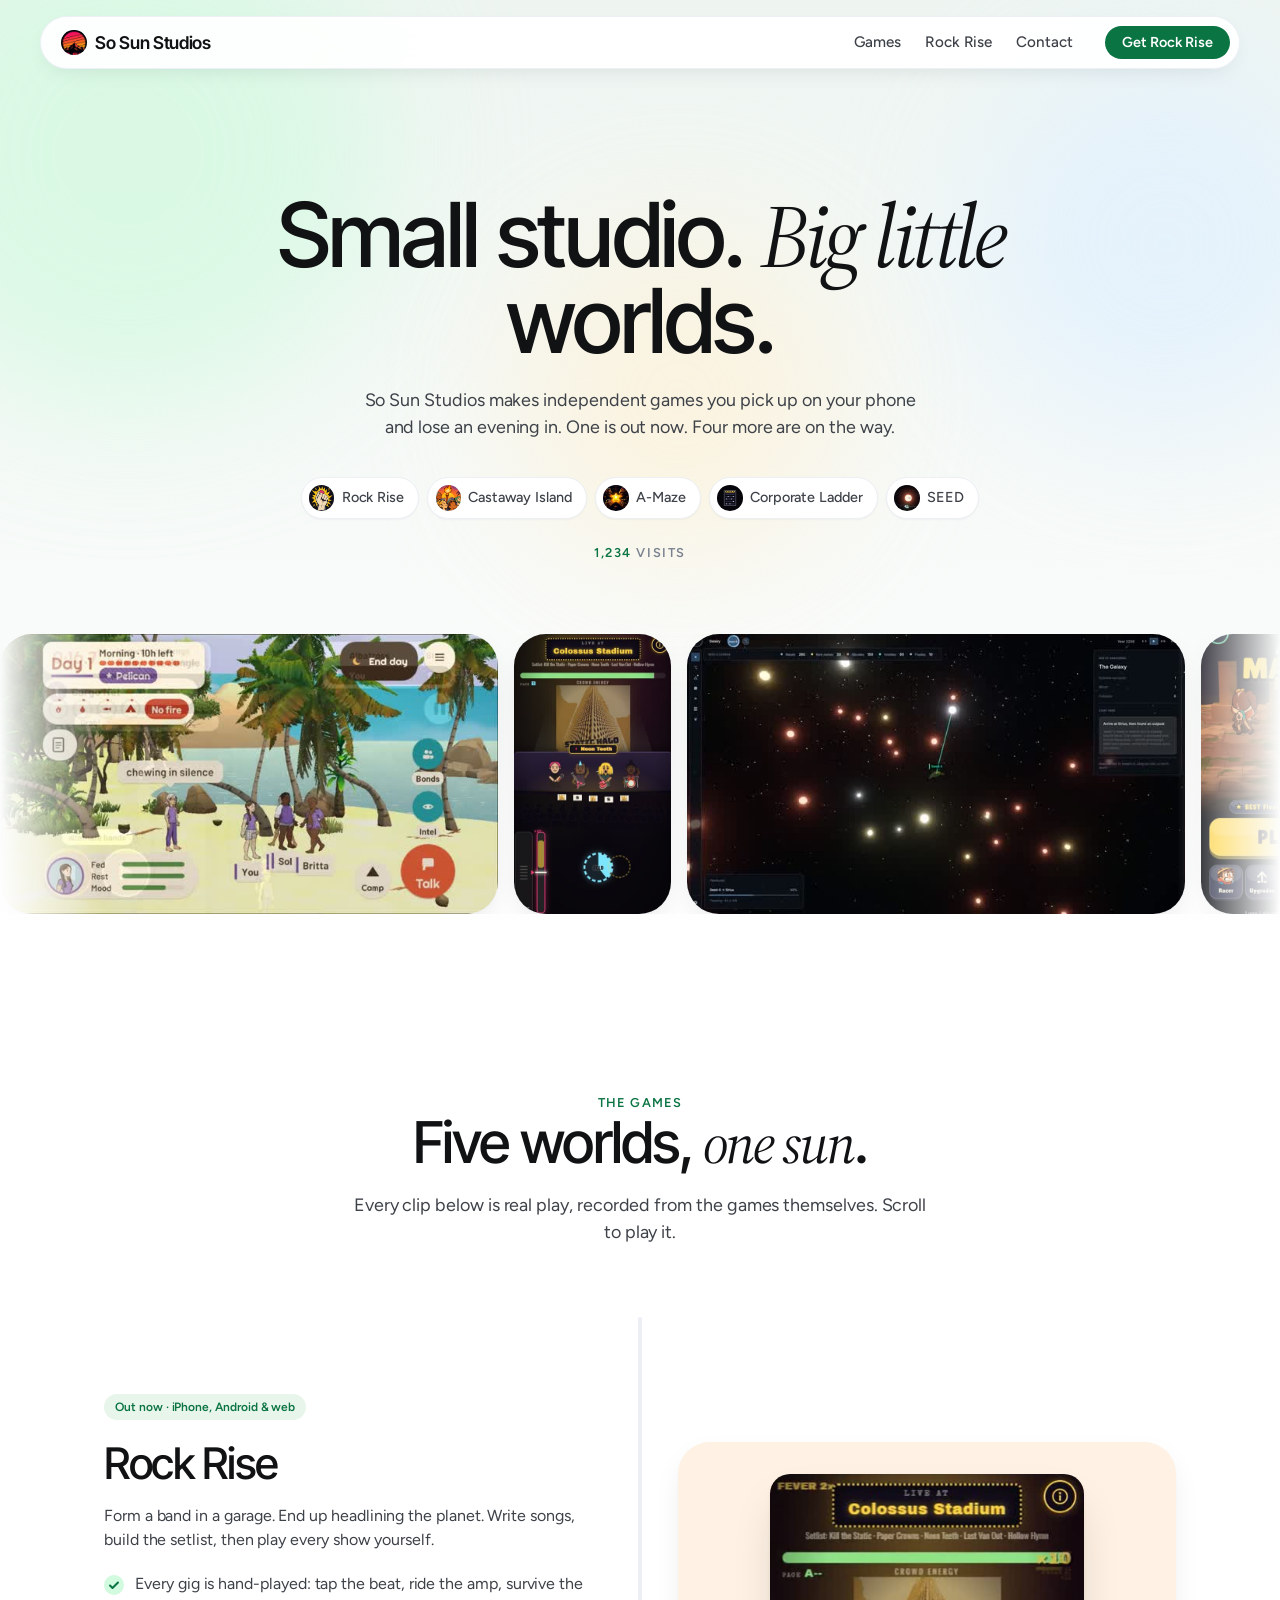
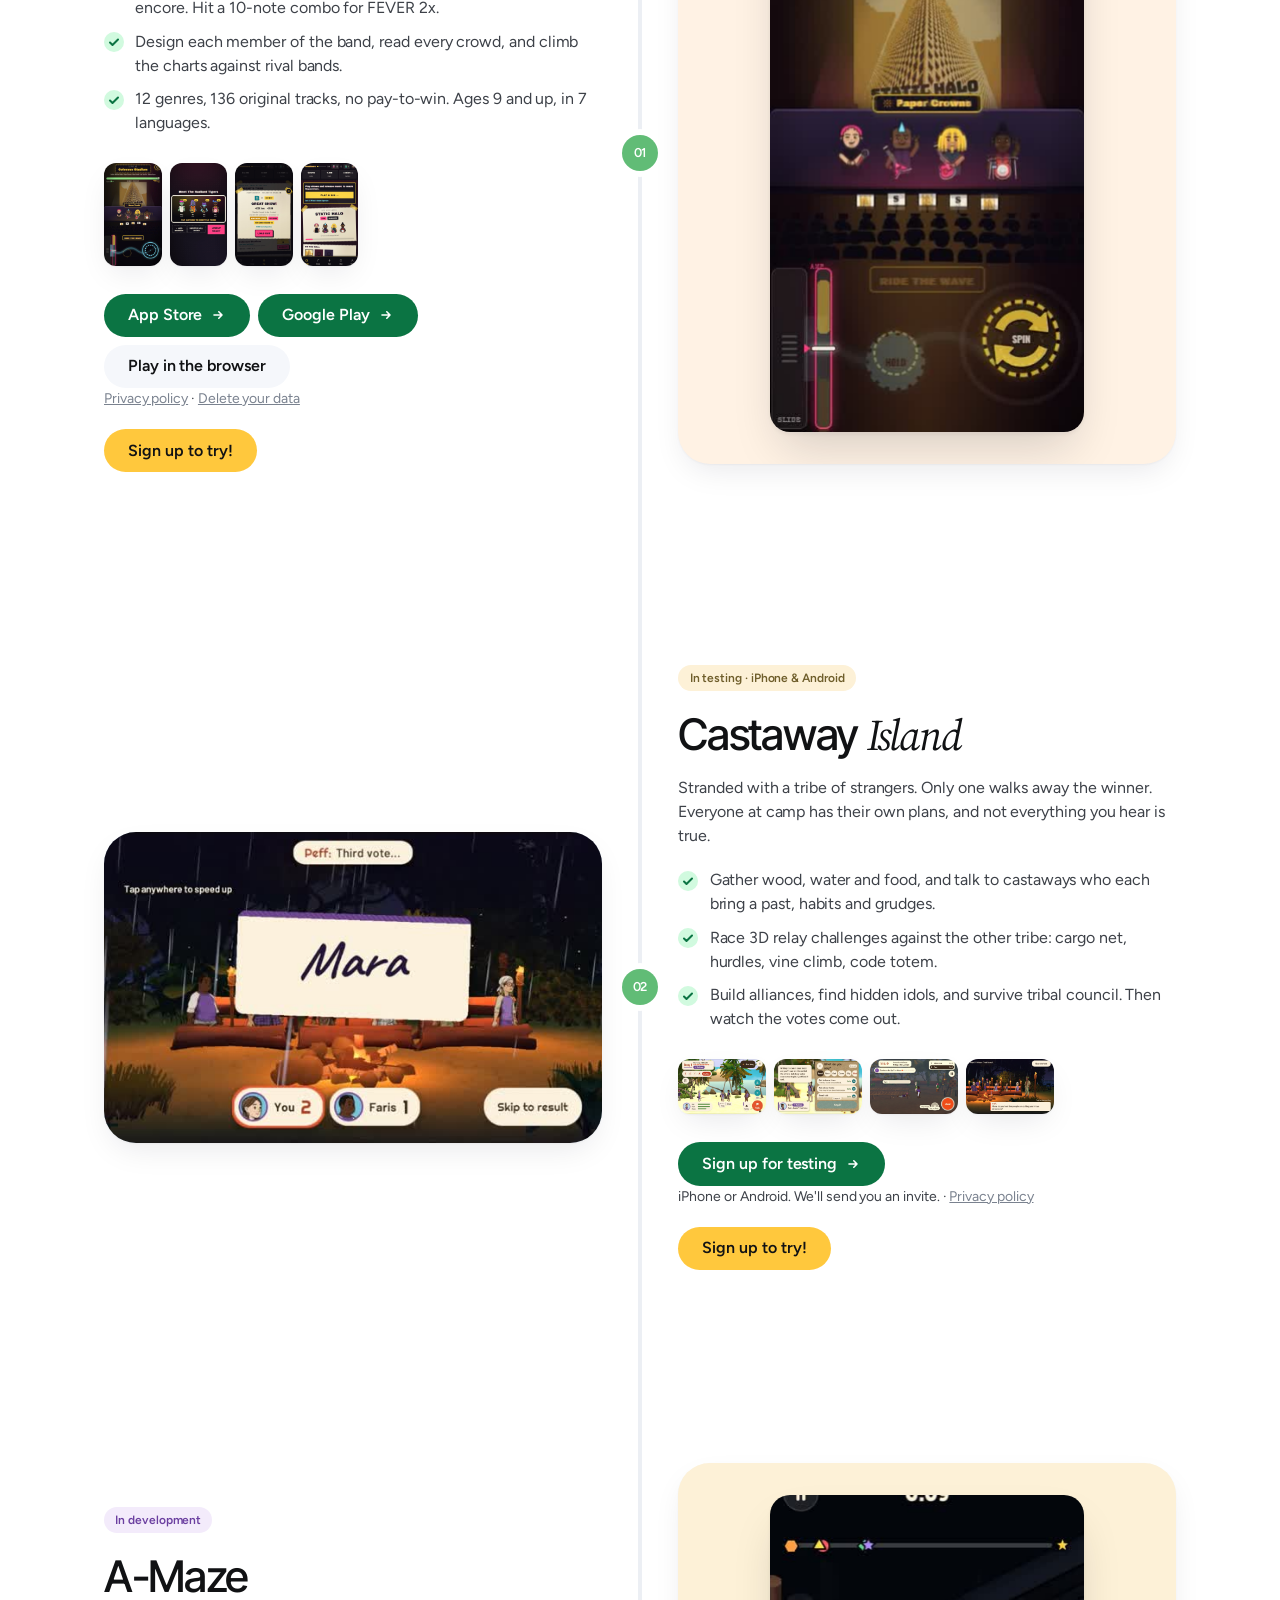
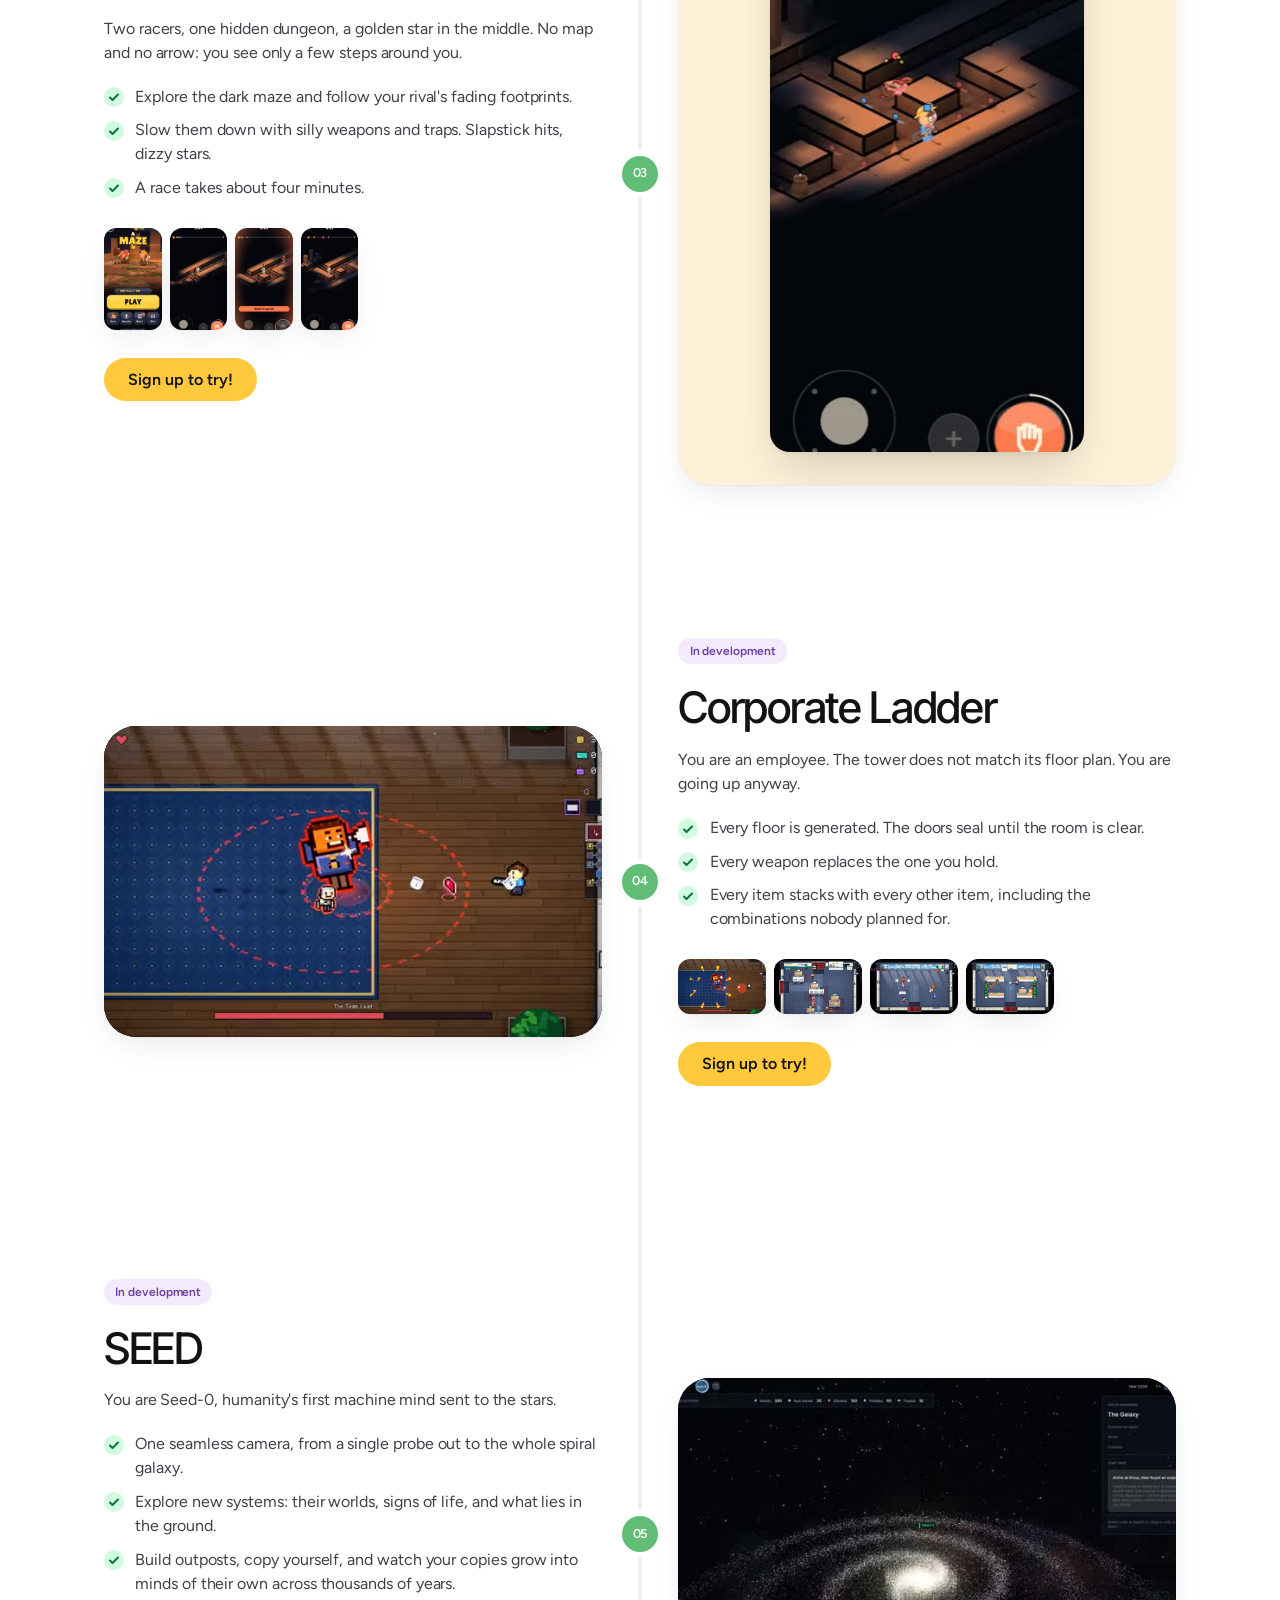
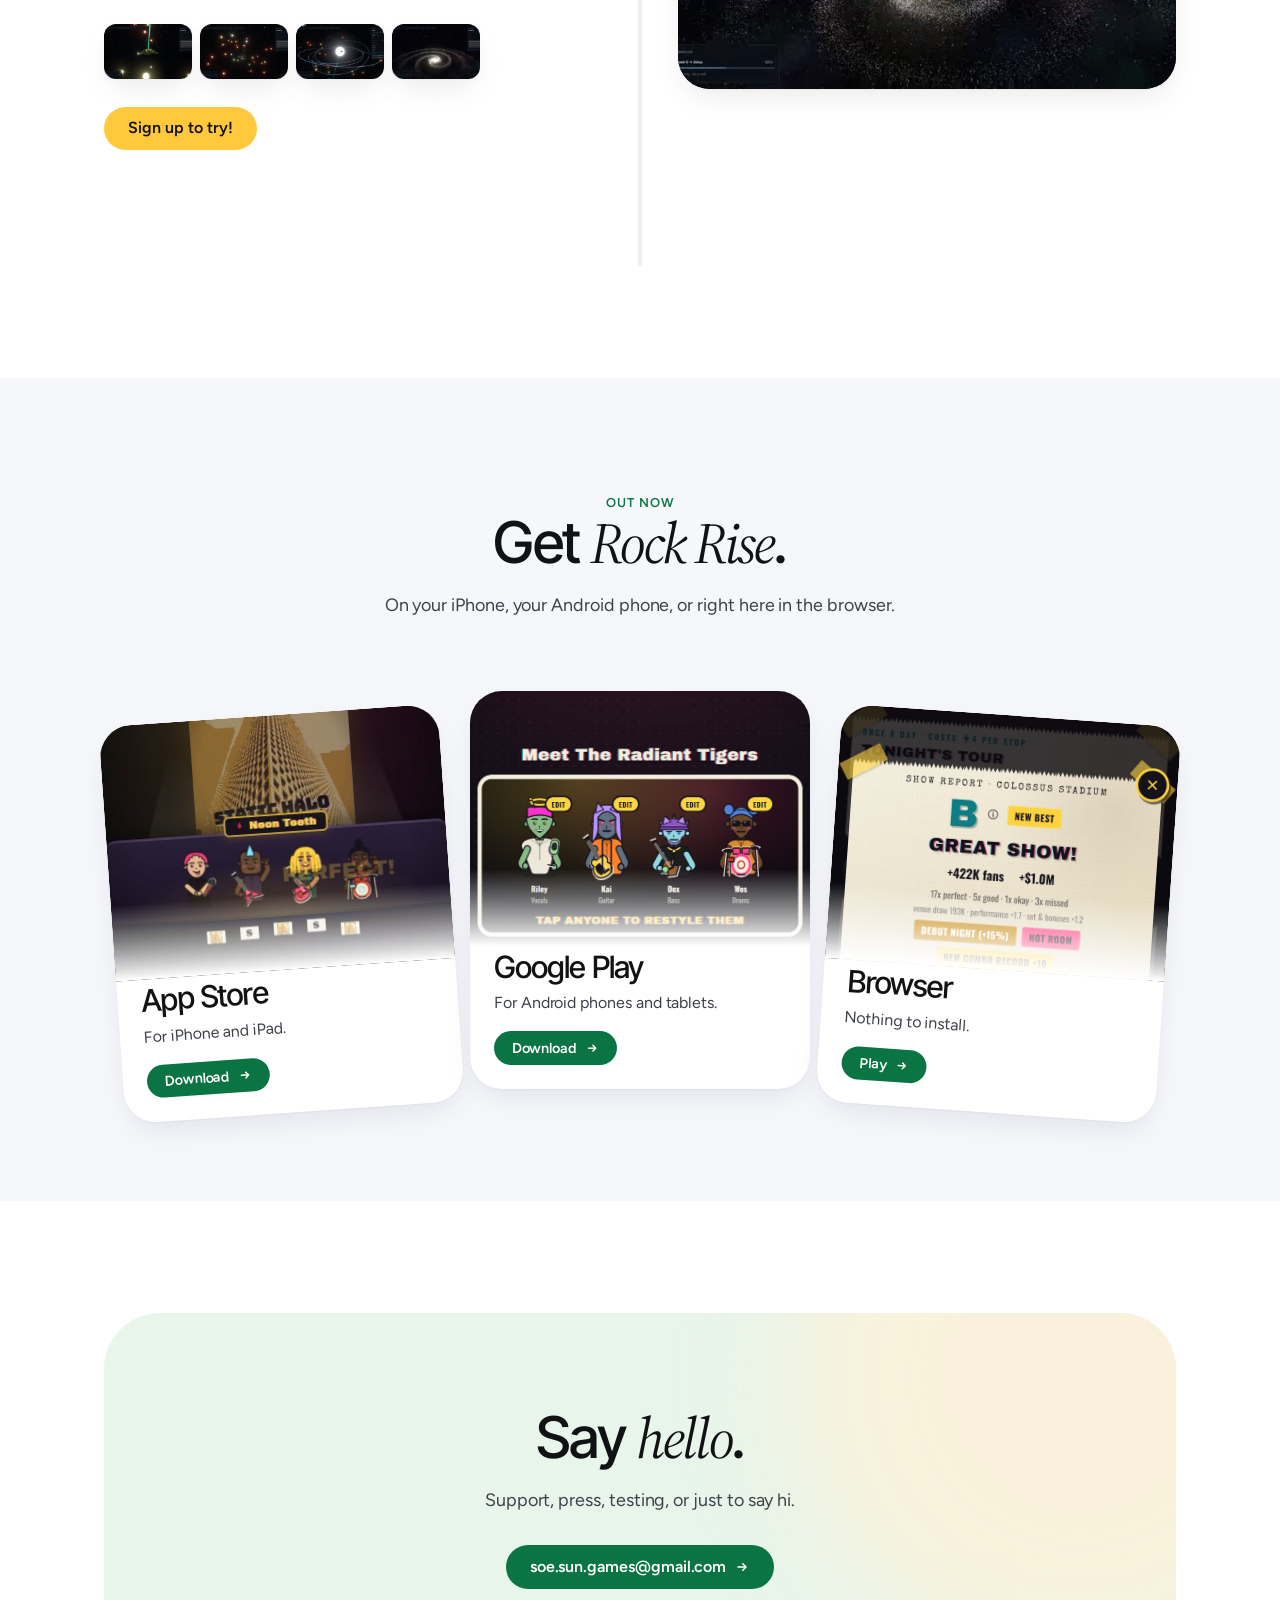
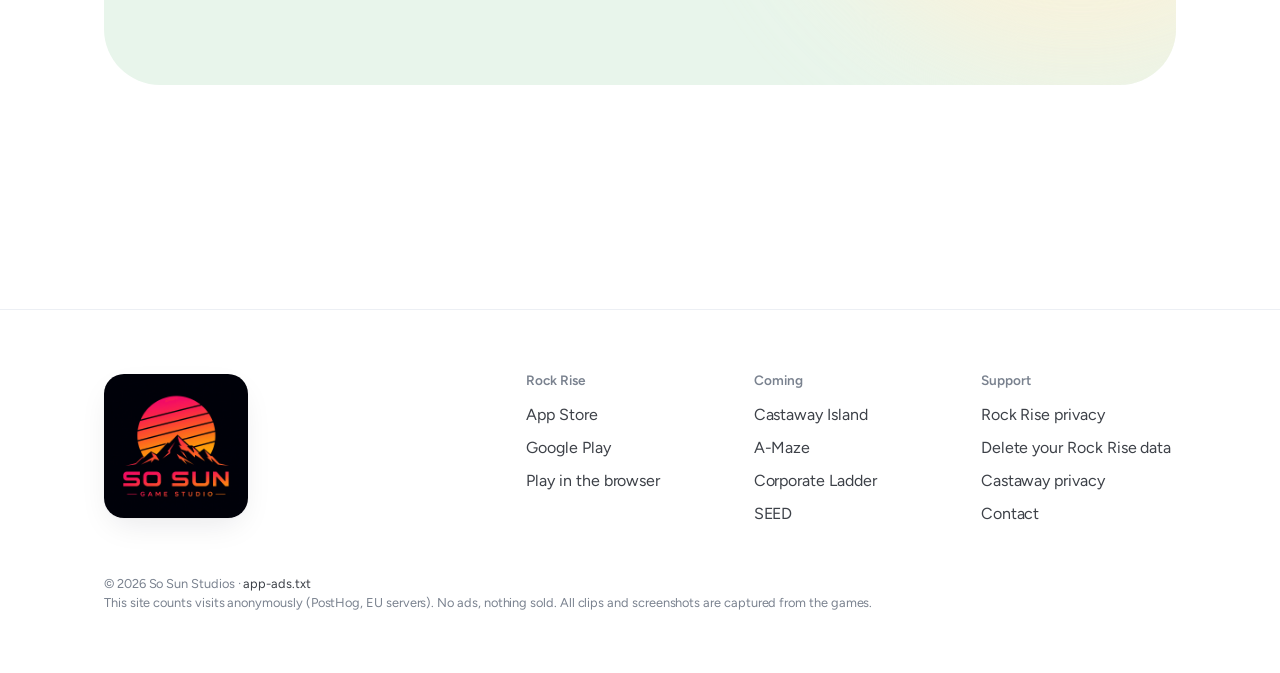
<file: index.html>
<!doctype html>
<html lang="en">
<head>
<meta charset="utf-8">
<meta name="viewport" content="width=device-width,initial-scale=1">
<title>So Sun Studios — independent games</title>
<meta name="description" content="So Sun Studios makes games: Rock Rise, Castaway Island, A-Maze, Corporate Ladder and SEED.">
<meta property="og:title" content="So Sun Studios">
<meta property="og:description" content="Small studio. Big little worlds.">
<meta property="og:image" content="https://raseosan.github.io/img/so-sun-logo.png">
<meta name="theme-color" content="#ffffff">
<link rel="icon" href="img/so-sun-logo.png">
<link rel="preconnect" href="https://fonts.googleapis.com">
<link rel="preconnect" href="https://fonts.gstatic.com" crossorigin>
<link href="https://fonts.googleapis.com/css2?family=Figtree:wght@400;500;600&family=Inter+Tight:wght@500;600&family=Source+Serif+4:ital,opsz,wght@1,8..60,400&display=swap" rel="stylesheet">
<link rel="stylesheet" href="style.css">
</head>
<body>

<svg width="0" height="0" style="position:absolute" aria-hidden="true">
  <symbol id="arrow" viewBox="0 0 20 20"><path d="M5 10h10M11 6l4 4-4 4" fill="none" stroke="currentColor" stroke-width="2" stroke-linecap="round" stroke-linejoin="round"/></symbol>
</svg>

<header class="nav">
  <div class="nav__bar">
    <a class="logo" href="#top"><img class="logo__sun" src="img/so-sun-mark.webp" alt="" width="64" height="64">So Sun Studios</a>
    <nav class="nav__links">
      <a href="#games">Games</a>
      <a href="#get">Rock Rise</a>
      <a href="#contact">Contact</a>
    </nav>
    <a class="btn btn--sm" href="#get">Get Rock Rise</a>
  </div>
</header>

<main id="top">

  <!-- ===== Hero ===== -->
  <section class="hero">
    <div class="hero__glow"><span></span><span></span><span></span></div>
    <div class="wrap">
      <h1 class="reveal">Small studio. <span class="serif">Big little</span> worlds.</h1>
      <p class="lead reveal">So Sun Studios makes independent games you pick up on your phone and lose an evening in. One is out now. Four more are on the way.</p>
      <div class="chips reveal">
        <a class="chip" href="#rock-rise"><img src="img/icon-rock-rise.webp" alt="">Rock Rise</a>
        <a class="chip" href="#castaway"><img src="img/icon-castaway.webp" alt="">Castaway Island</a>
        <a class="chip" href="#a-maze"><img src="img/icon-amaze.webp" alt="">A-Maze</a>
        <a class="chip" href="#corporate-ladder"><img src="img/icon-corporate-ladder.webp" alt="">Corporate Ladder</a>
        <a class="chip" href="#seed"><img src="img/icon-seed.webp" alt="">SEED</a>
      </div>
      <p class="count reveal" aria-live="polite"><span id="visits">1,234</span> visits</p>
    </div>

    <!-- Sideways reel of real gameplay. Page scroll moves it sideways and steps its clips through their frames. -->
    <div class="reel" aria-hidden="true">
      <div class="reel__track">
        <div class="reel__item" style="aspect-ratio:16/9"><canvas class="seq" data-seq="assets/games/castaway/frames" data-n="64" data-cols="4" data-w="640" data-h="360" style="background-image:url(assets/games/castaway/poster.jpg)" aria-hidden="true"></canvas></div>
        <div class="reel__item" style="aspect-ratio:9/16"><canvas class="seq" data-seq="assets/games/rock-rise/frames" data-n="64" data-cols="4" data-w="400" data-h="712" style="background-image:url(assets/games/rock-rise/poster.jpg)" aria-hidden="true"></canvas></div>
        <div class="reel__item" style="aspect-ratio:16/9"><canvas class="seq" data-seq="assets/games/seed/frames" data-n="64" data-cols="4" data-w="640" data-h="360" style="background-image:url(assets/games/seed/poster.jpg)" aria-hidden="true"></canvas></div>
        <div class="reel__item" style="aspect-ratio:9/16"><canvas class="seq" data-seq="assets/games/a-maze/frames" data-n="64" data-cols="4" data-w="400" data-h="868" style="background-image:url(assets/games/a-maze/poster.jpg)" aria-hidden="true"></canvas></div>
        <div class="reel__item" style="aspect-ratio:16/9"><canvas class="seq" data-seq="assets/games/corporate-ladder/frames" data-n="64" data-cols="4" data-w="640" data-h="360" style="background-image:url(assets/games/corporate-ladder/poster.jpg)" aria-hidden="true"></canvas></div>
        <!-- Second set: stills only, to keep the number of videos low. -->
        <div class="reel__item" style="aspect-ratio:16/9"><img src="assets/games/castaway/shot-1.jpg" alt="" loading="lazy"></div>
        <div class="reel__item" style="aspect-ratio:9/16"><img src="assets/games/rock-rise/shot-1.jpg" alt="" loading="lazy"></div>
        <div class="reel__item" style="aspect-ratio:16/9"><img src="assets/games/seed/shot-1.jpg" alt="" loading="lazy"></div>
        <div class="reel__item" style="aspect-ratio:9/16"><img src="assets/games/a-maze/shot-2.jpg" alt="" loading="lazy"></div>
        <div class="reel__item" style="aspect-ratio:16/9"><img src="assets/games/corporate-ladder/shot-4.jpg" alt="" loading="lazy"></div>
      </div>
    </div>
  </section>

  <!-- ===== The games, strung along a green spine ===== -->
  <section class="section" id="games">
    <div class="wrap">
      <div class="section__head reveal">
        <span class="eyebrow">The games</span>
        <h2>Five worlds, <span class="serif">one sun</span>.</h2>
        <p class="lead">Every clip below is real play, recorded from the games themselves. Scroll to play it.</p>
      </div>

      <div class="spine">
        <div class="spine__line"></div>

        <!-- 01 Rock Rise -->
        <article class="stop" id="rock-rise">
          <span class="stop__dot">01</span>
          <div class="stop__media stop__media--portrait reveal" style="--tint:var(--peach)">
            <canvas class="seq" data-seq="assets/games/rock-rise/frames" data-n="64" data-cols="4" data-w="400" data-h="712" style="background-image:url(assets/games/rock-rise/poster.jpg)" role="img" aria-label="Rock Rise gameplay: a live set at Colossus Stadium"></canvas>
          </div>
          <div class="stop__text reveal">
            <span class="tag">Out now · iPhone, Android &amp; web</span>
            <h3>Rock Rise</h3>
            <p>Form a band in a garage. End up headlining the planet. Write songs, build the setlist, then play every show yourself.</p>
            <ul class="ticks">
              <li>Every gig is hand-played: tap the beat, ride the amp, survive the encore. Hit a 10-note combo for FEVER 2x.</li>
              <li>Design each member of the band, read every crowd, and climb the charts against rival bands.</li>
              <li>12 genres, 136 original tracks, no pay-to-win. Ages 9 and up, in 7 languages.</li>
            </ul>
            <div class="thumbs thumbs--portrait">
              <button data-full="assets/games/rock-rise/shot-1.jpg"><img src="assets/games/rock-rise/shot-1.jpg" alt="Rock Rise: Ride the Wave lane with a PERFECT hit" loading="lazy"></button>
              <button data-full="assets/games/rock-rise/shot-2.jpg"><img src="assets/games/rock-rise/shot-2.jpg" alt="Rock Rise: meet the band lineup" loading="lazy"></button>
              <button data-full="assets/games/rock-rise/shot-3.jpg"><img src="assets/games/rock-rise/shot-3.jpg" alt="Rock Rise: show report, GREAT SHOW" loading="lazy"></button>
              <button data-full="assets/games/rock-rise/shot-4.jpg"><img src="assets/games/rock-rise/shot-4.jpg" alt="Rock Rise: the stage home screen" loading="lazy"></button>
            </div>
            <div class="actions">
              <a class="btn" href="https://apps.apple.com/app/rock-rise-road-to-stardom/id6828766528">App Store <svg><use href="#arrow"/></svg></a>
              <a class="btn" href="https://play.google.com/store/apps/details?id=com.rockrise.game">Google Play <svg><use href="#arrow"/></svg></a>
              <a class="btn btn--ghost" href="https://raseosan.github.io/rock-rise-app/">Play in the browser</a>
            </div>
            <p class="small"><a href="https://raseosan.github.io/rock-rise-app/privacy.html">Privacy policy</a> · <a href="https://raseosan.github.io/rock-rise-app/delete.html">Delete your data</a></p>
            <form class="signup" data-game="Rock Rise" novalidate>
              <button type="button" class="btn btn--sun signup__open">Sign up to try!</button>
              <div class="signup__field" hidden>
                <input type="email" name="email" autocomplete="email" placeholder="Your email address" aria-label="Your email address for Rock Rise" required>
                <input type="text" name="_honey" class="signup__trap" tabindex="-1" autocomplete="off" aria-hidden="true">
                <button type="submit" class="signup__send" aria-label="Send"><svg><use href="#arrow"/></svg></button>
              </div>
              <p class="signup__msg" role="status"></p>
            </form>
          </div>
        </article>

        <!-- 02 Castaway Island -->
        <article class="stop" id="castaway">
          <span class="stop__dot">02</span>
          <div class="stop__media reveal" style="--tint:var(--droplet)">
            <canvas class="seq" data-seq="assets/games/castaway/frames" data-n="64" data-cols="4" data-w="640" data-h="360" style="background-image:url(assets/games/castaway/poster.jpg)" role="img" aria-label="Castaway Island gameplay: camp, a relay challenge and tribal council"></canvas>
          </div>
          <div class="stop__text reveal">
            <span class="tag tag--test">In testing · iPhone &amp; Android</span>
            <h3>Castaway <span class="serif">Island</span></h3>
            <p>Stranded with a tribe of strangers. Only one walks away the winner. Everyone at camp has their own plans, and not everything you hear is true.</p>
            <ul class="ticks">
              <li>Gather wood, water and food, and talk to castaways who each bring a past, habits and grudges.</li>
              <li>Race 3D relay challenges against the other tribe: cargo net, hurdles, vine climb, code totem.</li>
              <li>Build alliances, find hidden idols, and survive tribal council. Then watch the votes come out.</li>
            </ul>
            <div class="thumbs">
              <button data-full="assets/games/castaway/shot-1.jpg"><img src="assets/games/castaway/shot-1.jpg" alt="Castaway: camp on the beach" loading="lazy"></button>
              <button data-full="assets/games/castaway/shot-2.jpg"><img src="assets/games/castaway/shot-2.jpg" alt="Castaway: a one-on-one talk" loading="lazy"></button>
              <button data-full="assets/games/castaway/shot-3.jpg"><img src="assets/games/castaway/shot-3.jpg" alt="Castaway: jungle relay challenge" loading="lazy"></button>
              <button data-full="assets/games/castaway/shot-4.jpg"><img src="assets/games/castaway/shot-4.jpg" alt="Castaway: tribal council in the rain" loading="lazy"></button>
            </div>
            <div class="actions">
              <a class="btn" href="https://raseosan.github.io/castaway-testers/" data-track="castaway_signup">Sign up for testing <svg><use href="#arrow"/></svg></a>
            </div>
            <p class="small">iPhone or Android. We'll send you an invite. · <a href="castaway/privacy.html">Privacy policy</a></p>
            <form class="signup" data-game="Castaway Island" novalidate>
              <button type="button" class="btn btn--sun signup__open">Sign up to try!</button>
              <div class="signup__field" hidden>
                <input type="email" name="email" autocomplete="email" placeholder="Your email address" aria-label="Your email address for Castaway Island" required>
                <input type="text" name="_honey" class="signup__trap" tabindex="-1" autocomplete="off" aria-hidden="true">
                <button type="submit" class="signup__send" aria-label="Send"><svg><use href="#arrow"/></svg></button>
              </div>
              <p class="signup__msg" role="status"></p>
            </form>
          </div>
        </article>

        <!-- 03 A-Maze -->
        <article class="stop" id="a-maze">
          <span class="stop__dot">03</span>
          <div class="stop__media stop__media--portrait reveal" style="--tint:var(--yellow)">
            <canvas class="seq" data-seq="assets/games/a-maze/frames" data-n="64" data-cols="4" data-w="400" data-h="868" style="background-image:url(assets/games/a-maze/poster.jpg)" role="img" aria-label="A-Maze gameplay: racing through a fogged temple maze"></canvas>
          </div>
          <div class="stop__text reveal">
            <span class="tag tag--dev">In development</span>
            <h3>A-Maze</h3>
            <p>Two racers, one hidden dungeon, a golden star in the middle. No map and no arrow: you see only a few steps around you.</p>
            <ul class="ticks">
              <li>Explore the dark maze and follow your rival's fading footprints.</li>
              <li>Slow them down with silly weapons and traps. Slapstick hits, dizzy stars.</li>
              <li>A race takes about four minutes.</li>
            </ul>
            <div class="thumbs thumbs--portrait">
              <button data-full="assets/games/a-maze/shot-1.jpg"><img src="assets/games/a-maze/shot-1.jpg" alt="A-Maze: home screen with the racers" loading="lazy"></button>
              <button data-full="assets/games/a-maze/shot-2.jpg"><img src="assets/games/a-maze/shot-2.jpg" alt="A-Maze: face-off with a rival" loading="lazy"></button>
              <button data-full="assets/games/a-maze/shot-3.jpg"><img src="assets/games/a-maze/shot-3.jpg" alt="A-Maze: getting hit" loading="lazy"></button>
              <button data-full="assets/games/a-maze/shot-4.jpg"><img src="assets/games/a-maze/shot-4.jpg" alt="A-Maze: running past temple pillars" loading="lazy"></button>
            </div>
            <form class="signup" data-game="A-Maze" novalidate>
              <button type="button" class="btn btn--sun signup__open">Sign up to try!</button>
              <div class="signup__field" hidden>
                <input type="email" name="email" autocomplete="email" placeholder="Your email address" aria-label="Your email address for A-Maze" required>
                <input type="text" name="_honey" class="signup__trap" tabindex="-1" autocomplete="off" aria-hidden="true">
                <button type="submit" class="signup__send" aria-label="Send"><svg><use href="#arrow"/></svg></button>
              </div>
              <p class="signup__msg" role="status"></p>
            </form>
          </div>
        </article>

        <!-- 04 Corporate Ladder -->
        <article class="stop" id="corporate-ladder">
          <span class="stop__dot">04</span>
          <div class="stop__media reveal" style="--tint:#05060a">
            <canvas class="seq" data-seq="assets/games/corporate-ladder/frames" data-n="64" data-cols="4" data-w="640" data-h="360" style="background-image:url(assets/games/corporate-ladder/poster.jpg)" role="img" aria-label="Corporate Ladder gameplay: clearing an office corridor"></canvas>
          </div>
          <div class="stop__text reveal">
            <span class="tag tag--dev">In development</span>
            <h3>Corporate Ladder</h3>
            <p>You are an employee. The tower does not match its floor plan. You are going up anyway.</p>
            <ul class="ticks">
              <li>Every floor is generated. The doors seal until the room is clear.</li>
              <li>Every weapon replaces the one you hold.</li>
              <li>Every item stacks with every other item, including the combinations nobody planned for.</li>
            </ul>
            <div class="thumbs">
              <button data-full="assets/games/corporate-ladder/shot-1.jpg"><img src="assets/games/corporate-ladder/shot-1.jpg" alt="Corporate Ladder: shots crossing in the corridor" loading="lazy"></button>
              <button data-full="assets/games/corporate-ladder/shot-2.jpg"><img src="assets/games/corporate-ladder/shot-2.jpg" alt="Corporate Ladder: open-office fight" loading="lazy"></button>
              <button data-full="assets/games/corporate-ladder/shot-3.jpg"><img src="assets/games/corporate-ladder/shot-3.jpg" alt="Corporate Ladder: meeting room" loading="lazy"></button>
              <button data-full="assets/games/corporate-ladder/shot-4.jpg"><img src="assets/games/corporate-ladder/shot-4.jpg" alt="Corporate Ladder: ring-shaped room" loading="lazy"></button>
            </div>
            <form class="signup" data-game="Corporate Ladder" novalidate>
              <button type="button" class="btn btn--sun signup__open">Sign up to try!</button>
              <div class="signup__field" hidden>
                <input type="email" name="email" autocomplete="email" placeholder="Your email address" aria-label="Your email address for Corporate Ladder" required>
                <input type="text" name="_honey" class="signup__trap" tabindex="-1" autocomplete="off" aria-hidden="true">
                <button type="submit" class="signup__send" aria-label="Send"><svg><use href="#arrow"/></svg></button>
              </div>
              <p class="signup__msg" role="status"></p>
            </form>
          </div>
        </article>

        <!-- 05 SEED -->
        <article class="stop" id="seed">
          <span class="stop__dot">05</span>
          <div class="stop__media reveal" style="--tint:#03040a">
            <canvas class="seq" data-seq="assets/games/seed/frames" data-n="64" data-cols="4" data-w="640" data-h="360" style="background-image:url(assets/games/seed/poster.jpg)" role="img" aria-label="SEED: zooming from the Seed-0 probe out to the whole galaxy"></canvas>
          </div>
          <div class="stop__text reveal">
            <span class="tag tag--dev">In development</span>
            <h3>SEED</h3>
            <p>You are Seed-0, humanity's first machine mind sent to the stars.</p>
            <ul class="ticks">
              <li>One seamless camera, from a single probe out to the whole spiral galaxy.</li>
              <li>Explore new systems: their worlds, signs of life, and what lies in the ground.</li>
              <li>Build outposts, copy yourself, and watch your copies grow into minds of their own across thousands of years.</li>
            </ul>
            <div class="thumbs">
              <button data-full="assets/games/seed/shot-1.jpg"><img src="assets/games/seed/shot-1.jpg" alt="SEED: the Seed-0 probe" loading="lazy"></button>
              <button data-full="assets/games/seed/shot-2.jpg"><img src="assets/games/seed/shot-2.jpg" alt="SEED: the local star cluster" loading="lazy"></button>
              <button data-full="assets/games/seed/shot-3.jpg"><img src="assets/games/seed/shot-3.jpg" alt="SEED: the Sirius system" loading="lazy"></button>
              <button data-full="assets/games/seed/shot-4.jpg"><img src="assets/games/seed/shot-4.jpg" alt="SEED: the full spiral galaxy" loading="lazy"></button>
            </div>
            <form class="signup" data-game="SEED" novalidate>
              <button type="button" class="btn btn--sun signup__open">Sign up to try!</button>
              <div class="signup__field" hidden>
                <input type="email" name="email" autocomplete="email" placeholder="Your email address" aria-label="Your email address for SEED" required>
                <input type="text" name="_honey" class="signup__trap" tabindex="-1" autocomplete="off" aria-hidden="true">
                <button type="submit" class="signup__send" aria-label="Send"><svg><use href="#arrow"/></svg></button>
              </div>
              <p class="signup__msg" role="status"></p>
            </form>
          </div>
        </article>
      </div>
    </div>
  </section>

  <!-- ===== Get Rock Rise: three tilted cards, one per platform ===== -->
  <section class="section" id="get" style="background:var(--bg-soft)">
    <div class="wrap">
      <div class="section__head reveal">
        <span class="eyebrow">Out now</span>
        <h2>Get <span class="serif">Rock Rise</span>.</h2>
        <p class="lead">On your iPhone, your Android phone, or right here in the browser.</p>
      </div>
      <div class="fan">
        <a class="card reveal" href="https://apps.apple.com/app/rock-rise-road-to-stardom/id6828766528">
          <div class="card__media" style="--tint:var(--peach)"><img src="assets/games/rock-rise/shot-1.jpg" alt="Rock Rise gig" loading="lazy" style="object-position:50% 40%"></div>
          <div class="card__body"><h3>App Store</h3><p>For iPhone and iPad.</p><span class="btn btn--sm">Download <svg><use href="#arrow"/></svg></span></div>
        </a>
        <a class="card reveal" href="https://play.google.com/store/apps/details?id=com.rockrise.game">
          <div class="card__media" style="--tint:var(--peach)"><img src="assets/games/rock-rise/shot-2.jpg" alt="Rock Rise band lineup" loading="lazy" style="object-position:50% 30%"></div>
          <div class="card__body"><h3>Google Play</h3><p>For Android phones and tablets.</p><span class="btn btn--sm">Download <svg><use href="#arrow"/></svg></span></div>
        </a>
        <a class="card reveal" href="https://raseosan.github.io/rock-rise-app/">
          <div class="card__media" style="--tint:var(--peach)"><img src="assets/games/rock-rise/shot-3.jpg" alt="Rock Rise show report" loading="lazy" style="object-position:50% 30%"></div>
          <div class="card__body"><h3>Browser</h3><p>Nothing to install.</p><span class="btn btn--sm">Play <svg><use href="#arrow"/></svg></span></div>
        </a>
      </div>
    </div>
  </section>

  <!-- ===== Contact ===== -->
  <section class="section cta" id="contact">
    <div class="wrap">
      <div class="cta__box reveal">
        <h2>Say <span class="serif">hello</span>.</h2>
        <p class="lead">Support, press, testing, or just to say hi.</p>
        <a class="btn" href="mailto:soe.sun.games@gmail.com">soe.sun.games@gmail.com <svg><use href="#arrow"/></svg></a>
      </div>
    </div>
  </section>
</main>

<footer class="footer">
  <div class="wrap">
    <div class="footer__cols">
      <div>
        <img class="footer__logo" src="img/so-sun-logo.png" alt="So Sun Game Studio" width="640" height="640" loading="lazy">
      </div>
      <div>
        <h4>Rock Rise</h4>
        <ul>
          <li><a href="https://apps.apple.com/app/rock-rise-road-to-stardom/id6828766528">App Store</a></li>
          <li><a href="https://play.google.com/store/apps/details?id=com.rockrise.game">Google Play</a></li>
          <li><a href="https://raseosan.github.io/rock-rise-app/">Play in the browser</a></li>
        </ul>
      </div>
      <div>
        <h4>Coming</h4>
        <ul>
          <li><a href="#castaway">Castaway Island</a></li>
          <li><a href="#a-maze">A-Maze</a></li>
          <li><a href="#corporate-ladder">Corporate Ladder</a></li>
          <li><a href="#seed">SEED</a></li>
        </ul>
      </div>
      <div>
        <h4>Support</h4>
        <ul>
          <li><a href="https://raseosan.github.io/rock-rise-app/privacy.html">Rock Rise privacy</a></li>
          <li><a href="https://raseosan.github.io/rock-rise-app/delete.html">Delete your Rock Rise data</a></li>
          <li><a href="castaway/privacy.html">Castaway privacy</a></li>
          <li><a href="mailto:soe.sun.games@gmail.com">Contact</a></li>
        </ul>
      </div>
    </div>
    <p class="footer__legal">© 2026 So Sun Studios · <a href="app-ads.txt">app-ads.txt</a><br>This site counts visits anonymously (PostHog, EU servers). No ads, nothing sold. All clips and screenshots are captured from the games.</p>
  </div>
</footer>

<div class="lightbox" role="dialog" aria-modal="true" aria-label="Screenshot"><img alt=""></div>
<script src="site.js"></script>
<script>
/* visit counter: one count per browser session, starting from 1,234 (abacus.jasoncameron.dev, sosun-studios/visits) */
(function () {
  var counted = false; try { counted = sessionStorage.getItem("sosun_counted") === "1"; } catch (e) {}
  var url = "https://abacus.jasoncameron.dev/" + (counted ? "get" : "hit") + "/sosun-studios/visits";
  fetch(url).then(function (r) { return r.json(); }).then(function (j) {
    if (j && typeof j.value === "number") { document.getElementById("visits").textContent = j.value.toLocaleString("en-US"); try { sessionStorage.setItem("sosun_counted", "1"); } catch (e) {} }
  }).catch(function () {});
})();

/* analytics: PostHog (EU). Page views, country/city (from the IP, by PostHog), every click, which games get opened,
   time on page, referrer. Super property site=so-sun-studios separates it from the Rock Rise game events.
   The games are no longer drop-downs: "opened" now means the game's section was at least half on screen,
   so site_game_opened keeps its name and its { game } property and old dashboards still work. */
(function () {
  var s = document.createElement("script"); s.async = true; s.src = "https://eu-assets.i.posthog.com/static/array.js";
  s.onload = function () {
    if (!window.posthog || !window.posthog.init) return;
    posthog.init("phc_Cpv3EW3yz5dcbLrqD7YDwLD3vKigddDuUrLu9fqXpeyg", { api_host: "https://eu.i.posthog.com", autocapture: true, capture_pageview: true, capture_pageleave: true, persistence: "localStorage", person_profiles: "identified_only", disable_session_recording: true, disable_surveys: true });
    posthog.register({ site: "so-sun-studios" });
  };
  document.head.appendChild(s);
  var t0 = Date.now();
  var seen = {};
  function cap(ev, props) { try { if (window.posthog && posthog.capture) posthog.capture(ev, props); } catch (e) {} }
  var seenWatch = new IntersectionObserver(function (entries) {
    entries.forEach(function (e) {
      if (e.isIntersecting && !seen[e.target.id]) { seen[e.target.id] = true; cap("site_game_opened", { game: e.target.id }); }
    });
  }, { threshold: 0.5 });
  document.querySelectorAll("article.stop").forEach(function (a) { seenWatch.observe(a); });
  document.addEventListener("click", function (e) {
    var a = e.target.closest && e.target.closest("a"); if (!a) return;
    var g = a.closest("article.stop");
    cap("site_link_clicked", { href: a.href, label: (a.textContent || "").trim().slice(0, 60), game: g ? g.id : null, kind: a.dataset.track || null });
  }, true);
  function leave() { cap("site_time_spent", { seconds: Math.round((Date.now() - t0) / 1000), opened: Object.keys(seen) }); }
  document.addEventListener("visibilitychange", function () { if (document.visibilityState === "hidden") leave(); });
})();
</script>
</body>
</html>
</file>
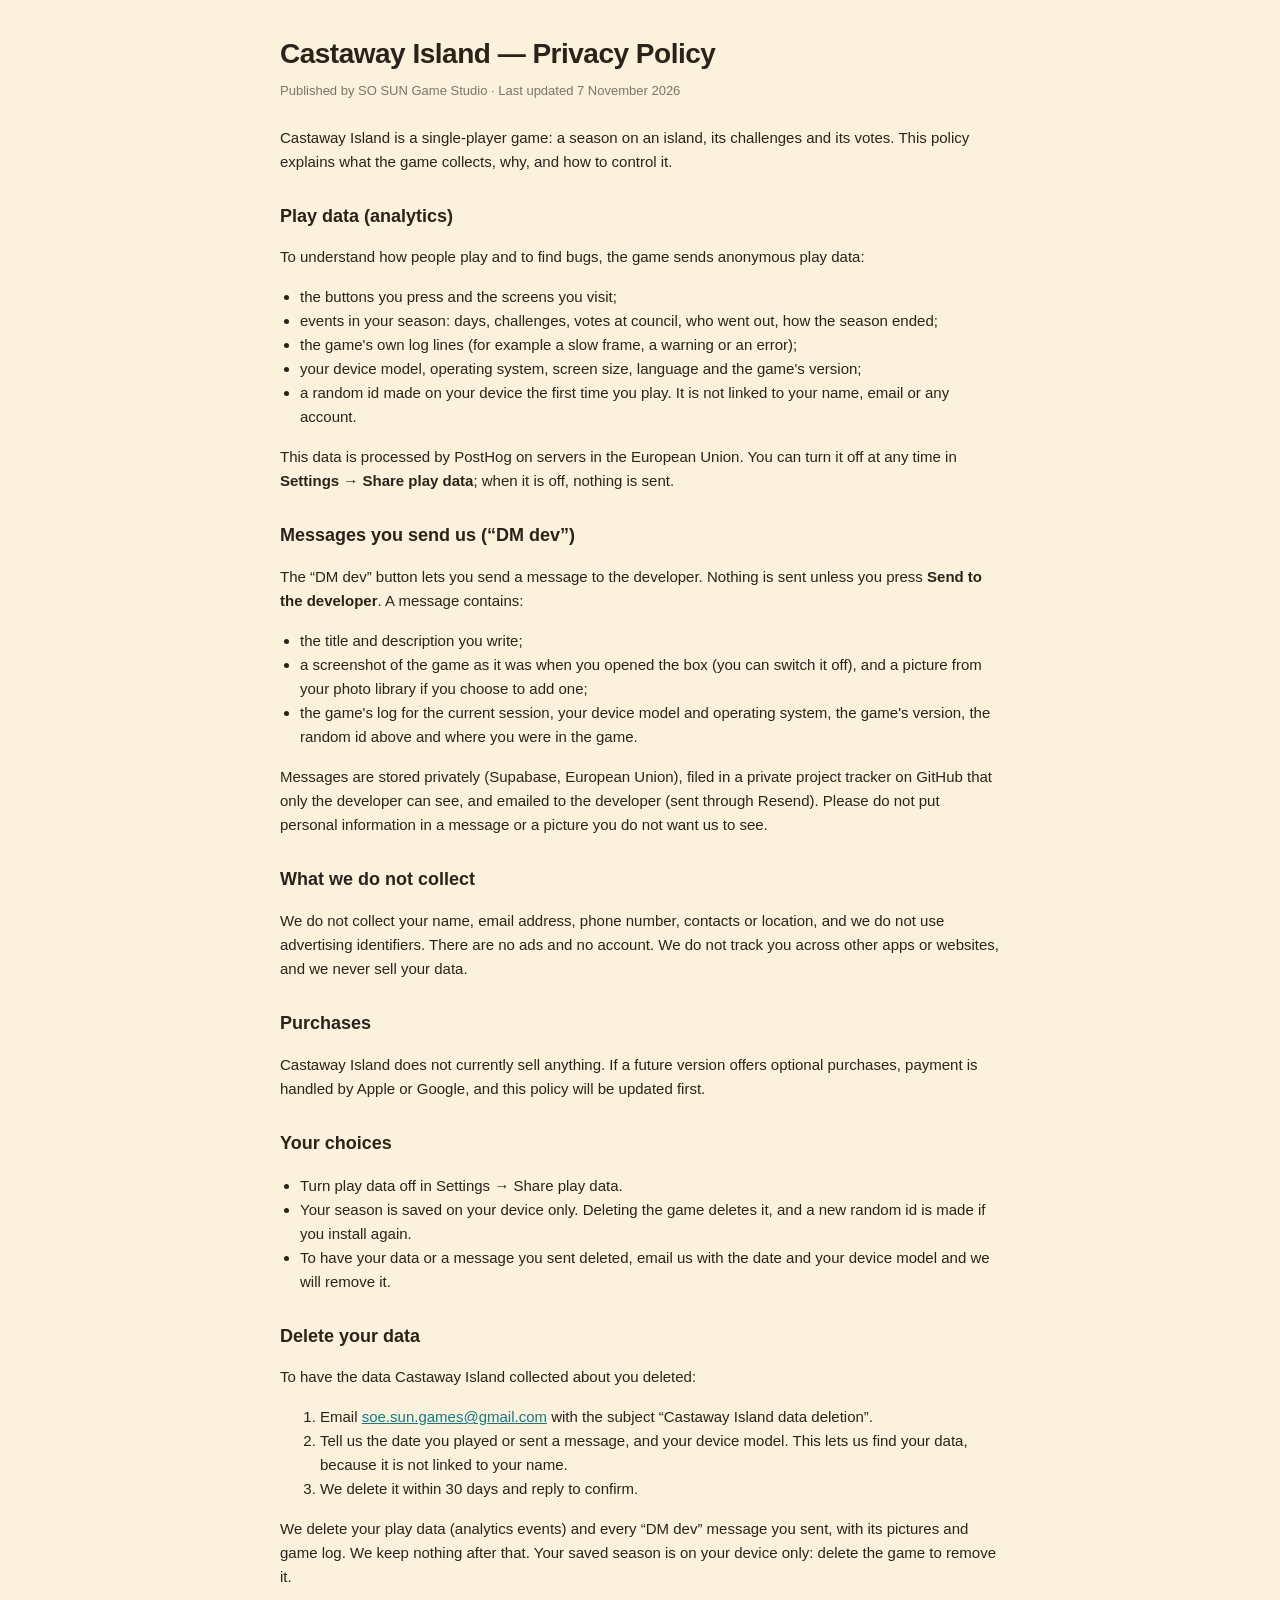
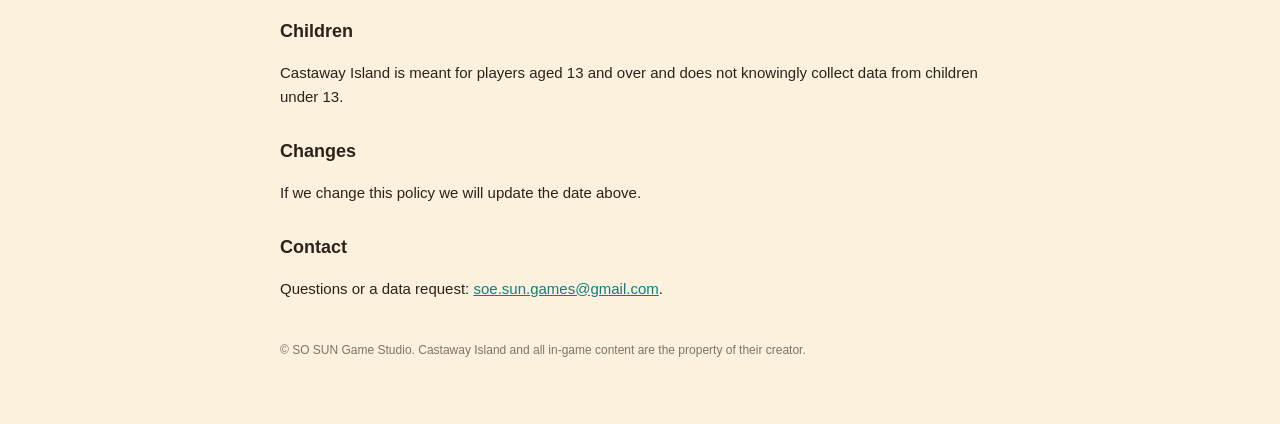
<file: castaway/privacy.html>
<!doctype html>
<html lang="en">
<head>
<meta charset="utf-8">
<meta name="viewport" content="width=device-width, initial-scale=1">
<title>Castaway Island — Privacy Policy</title>
<style>
  :root { color-scheme: light; }
  body { margin: 0; background: #FBF1DC; color: #2E211A; font-family: -apple-system, BlinkMacSystemFont, "Segoe UI", Roboto, Helvetica, Arial, sans-serif; line-height: 1.6; }
  .wrap { max-width: 720px; margin: 0 auto; padding: 32px 20px 64px; }
  h1 { font-size: 28px; margin: 0 0 4px; letter-spacing: -0.5px; }
  h2 { font-size: 18px; margin: 28px 0 8px; }
  .sub { opacity: 0.6; font-size: 13px; margin-bottom: 24px; }
  p, li { font-size: 15px; }
  ul { padding-left: 20px; }
  a { color: #0d7d86; }
  footer { margin-top: 40px; font-size: 12px; opacity: 0.6; }
</style>
</head>
<body>
<div class="wrap">
<h1>Castaway Island — Privacy Policy</h1>
<div class="sub">Published by SO SUN Game Studio · Last updated 7 November 2026</div>

<p>Castaway Island is a single-player game: a season on an island, its challenges and its votes. This policy explains what the game collects, why, and how to control it.</p>

<h2>Play data (analytics)</h2>
<p>To understand how people play and to find bugs, the game sends anonymous play data:</p>
<ul>
  <li>the buttons you press and the screens you visit;</li>
  <li>events in your season: days, challenges, votes at council, who went out, how the season ended;</li>
  <li>the game's own log lines (for example a slow frame, a warning or an error);</li>
  <li>your device model, operating system, screen size, language and the game's version;</li>
  <li>a random id made on your device the first time you play. It is not linked to your name, email or any account.</li>
</ul>
<p>This data is processed by PostHog on servers in the European Union. You can turn it off at any time in <b>Settings → Share play data</b>; when it is off, nothing is sent.</p>

<h2>Messages you send us (“DM dev”)</h2>
<p>The “DM dev” button lets you send a message to the developer. Nothing is sent unless you press <b>Send to the developer</b>. A message contains:</p>
<ul>
  <li>the title and description you write;</li>
  <li>a screenshot of the game as it was when you opened the box (you can switch it off), and a picture from your photo library if you choose to add one;</li>
  <li>the game's log for the current session, your device model and operating system, the game's version, the random id above and where you were in the game.</li>
</ul>
<p>Messages are stored privately (Supabase, European Union), filed in a private project tracker on GitHub that only the developer can see, and emailed to the developer (sent through Resend). Please do not put personal information in a message or a picture you do not want us to see.</p>

<h2>What we do not collect</h2>
<p>We do not collect your name, email address, phone number, contacts or location, and we do not use advertising identifiers. There are no ads and no account. We do not track you across other apps or websites, and we never sell your data.</p>

<h2>Purchases</h2>
<p>Castaway Island does not currently sell anything. If a future version offers optional purchases, payment is handled by Apple or Google, and this policy will be updated first.</p>

<h2>Your choices</h2>
<ul>
  <li>Turn play data off in Settings → Share play data.</li>
  <li>Your season is saved on your device only. Deleting the game deletes it, and a new random id is made if you install again.</li>
  <li>To have your data or a message you sent deleted, email us with the date and your device model and we will remove it.</li>
</ul>

<h2 id="delete">Delete your data</h2>
<p>To have the data Castaway Island collected about you deleted:</p>
<ol>
  <li>Email <a href="mailto:soe.sun.games@gmail.com?subject=Castaway%20Island%20data%20deletion">soe.sun.games@gmail.com</a> with the subject “Castaway Island data deletion”.</li>
  <li>Tell us the date you played or sent a message, and your device model. This lets us find your data, because it is not linked to your name.</li>
  <li>We delete it within 30 days and reply to confirm.</li>
</ol>
<p>We delete your play data (analytics events) and every “DM dev” message you sent, with its pictures and game log. We keep nothing after that. Your saved season is on your device only: delete the game to remove it.</p>

<h2>Children</h2>
<p>Castaway Island is meant for players aged 13 and over and does not knowingly collect data from children under 13.</p>

<h2>Changes</h2>
<p>If we change this policy we will update the date above.</p>

<h2>Contact</h2>
<p>Questions or a data request: <a href="mailto:soe.sun.games@gmail.com">soe.sun.games@gmail.com</a>.</p>

<footer>© SO SUN Game Studio. Castaway Island and all in-game content are the property of their creator.</footer>
</div>
</body>
</html>
</file>
<file: style.css>
/* So Sun Studios — site styles.
   Look: light, calm, pastel cards with big radii, tight oversized headlines,
   one green accent, and a green "spine" line that ties the games together. */

:root {
  /* Colors */
  --ink: #111214;
  --ink-2: #3d4148;
  --ink-3: #7a828f;
  --line: #eceff4;
  --bg: #ffffff;
  --bg-soft: #f5f7fb;
  --green: #0b7443;
  --green-2: #0e8e52;
  --green-leaf: #61bc76;
  --green-tint: #d1fadf;
  --peach: #fff2e4;
  --droplet: #dff0ff;
  --violet: #f3ebfb;
  --yellow: #fdf1d7;
  --wasabi: #e8f5eb;
  --sun: #ffc83d;

  /* Type */
  --font-title: "Inter Tight", "Helvetica Neue", Arial, sans-serif;
  --font-ui: "Figtree", Arial, sans-serif;
  --font-serif: "Source Serif 4", Georgia, serif;

  /* Shape */
  --r-sm: .75rem;
  --r: 1.25rem;
  --r-md: 2rem;
  --r-lg: 3.5rem;
  --shadow: 0 1px 2px rgba(16, 24, 40, .04), 0 12px 32px -8px rgba(16, 24, 40, .10);
  --shadow-lift: 0 2px 4px rgba(16, 24, 40, .05), 0 24px 48px -12px rgba(16, 24, 40, .18);

  /* Motion: one easing curve for everything that moves */
  --ease: cubic-bezier(.77, 0, .175, 1);
  --ease-out: cubic-bezier(.16, 1, .3, 1);

  --pad: clamp(1.25rem, 5vw, 4rem);
  --max: 1200px;
}

*, *::before, *::after { box-sizing: border-box; }
html { scroll-behavior: smooth; overflow-x: clip; }
body {
  margin: 0;
  background: var(--bg);
  color: var(--ink);
  font-family: var(--font-ui);
  font-size: 1rem;
  line-height: 1.5;
  letter-spacing: -.004em;
  -webkit-font-smoothing: antialiased;
  overflow-x: hidden;
}
img, video { display: block; max-width: 100%; }
a { color: inherit; }
.wrap { max-width: var(--max); margin: 0 auto; padding: 0 var(--pad); }

h1, h2, h3, h4 {
  font-family: var(--font-title);
  font-weight: 500;
  letter-spacing: -.03em;
  margin: 0;
}
h1 { font-size: clamp(2.75rem, 7vw, 5.6rem); line-height: .95; }
h2 { font-size: clamp(2.25rem, 4.6vw, 3.6rem); line-height: 1; }
h3 { font-size: clamp(1.5rem, 2.4vw, 2rem); line-height: 1.1; }
.serif { font-family: var(--font-serif); font-style: italic; font-weight: 400; letter-spacing: -.05em; }
.lead { color: var(--ink-2); font-size: clamp(1.05rem, 1.4vw, 1.25rem); max-width: 36rem; }
.muted { color: var(--ink-3); }
.eyebrow {
  display: inline-flex; align-items: center; gap: .5rem;
  font-size: .8rem; font-weight: 600; letter-spacing: .08em; text-transform: uppercase;
  color: var(--green);
}

/* ---------- Buttons: the fill rises from the bottom on hover ---------- */
.btn {
  --btn-bg: var(--green); --btn-fg: #fff; --btn-fill: var(--green-tint); --btn-fg-hover: var(--green);
  position: relative; overflow: hidden; isolation: isolate;
  display: inline-flex; align-items: center; gap: .5rem;
  padding: .85rem 1.5rem; border-radius: 999px; border: 0;
  background: var(--btn-bg); color: var(--btn-fg);
  font: 600 1rem/1 var(--font-ui); text-decoration: none; cursor: pointer;
  transition: color .5s var(--ease);
}
.btn::before {
  content: ""; position: absolute; inset: 0; z-index: -1;
  background: var(--btn-fill); border-radius: inherit;
  transform: scaleY(0); transform-origin: 50% 100%;
  transition: transform .6s var(--ease);
}
.btn:hover { color: var(--btn-fg-hover); }
.btn:hover::before { transform: scaleY(1); }
.btn--ghost { --btn-bg: var(--bg-soft); --btn-fg: var(--ink); --btn-fill: var(--ink); --btn-fg-hover: #fff; }
.btn--sm { padding: .6rem 1.1rem; font-size: .9rem; }
.btn svg { width: 1em; height: 1em; }

/* ---------- Nav ---------- */
.nav {
  position: fixed; inset: 1rem 0 auto; z-index: 50;
  display: flex; justify-content: center; pointer-events: none;
}
.nav__bar {
  pointer-events: auto;
  display: flex; align-items: center; gap: 2rem;
  width: min(var(--max), calc(100% - 2rem));
  padding: .55rem .55rem .55rem 1.25rem;
  background: rgba(255, 255, 255, .92);
  backdrop-filter: blur(18px) saturate(1.4); -webkit-backdrop-filter: blur(18px) saturate(1.4);
  border: 1px solid rgba(236, 239, 244, .9); border-radius: 999px;
  box-shadow: 0 8px 24px -12px rgba(16, 24, 40, .15);
}
.logo { display: flex; align-items: center; gap: .55rem; font: 600 1.1rem/1 var(--font-title); letter-spacing: -.02em; text-decoration: none; }
.logo__sun { width: 1.6rem; height: 1.6rem; }
.nav__links { display: flex; gap: 1.5rem; margin-left: auto; }
.nav__links a { text-decoration: none; color: var(--ink-2); font-weight: 500; font-size: .95rem; transition: color .2s; }
.nav__links a:hover { color: var(--ink); }
@media (max-width: 720px) { .nav__links { display: none; } .nav__bar .btn { margin-left: auto; } }

/* ---------- Hero ---------- */
.hero { position: relative; padding: clamp(9rem, 16vw, 12rem) 0 4rem; text-align: center; overflow: hidden; }
/* Soft drifting color blobs behind the headline. */
.hero__glow { position: absolute; inset: 0; z-index: -1; pointer-events: none;
  background: linear-gradient(180deg, #eef5f1 0%, #f7faf8 55%, #fff 100%); }
.hero__glow span { position: absolute; border-radius: 50%; filter: blur(70px); opacity: .7; animation: drift 18s ease-in-out infinite alternate; }
.hero__glow span:nth-child(1) { width: 40vw; height: 40vw; left: -10vw; top: -8vw; background: var(--green-tint); }
.hero__glow span:nth-child(2) { width: 30vw; height: 30vw; right: -6vw; top: 4vw; background: var(--droplet); animation-delay: -6s; }
.hero__glow span:nth-child(3) { width: 26vw; height: 26vw; left: 40vw; top: 18vw; background: var(--yellow); animation-delay: -12s; }
@keyframes drift { to { transform: translate(4vw, 3vw) scale(1.12); } }

.hero h1 { max-width: 14ch; margin: 0 auto; }
.hero .lead { margin: 1.5rem auto 2.25rem; }
.chips { display: flex; flex-wrap: wrap; justify-content: center; gap: .5rem; }
.chip {
  display: inline-flex; align-items: center; gap: .45rem;
  padding: .45rem .9rem .45rem .45rem; border-radius: 999px;
  background: #fff; border: 1px solid var(--line); box-shadow: 0 1px 2px rgba(16, 24, 40, .04);
  text-decoration: none; font-size: .9rem; font-weight: 500; color: var(--ink-2);
  transition: transform .4s var(--ease-out), box-shadow .4s, color .2s;
}
.chip img { width: 1.6rem; height: 1.6rem; border-radius: 50%; object-fit: cover; }
.chip:hover { transform: translateY(-2px); box-shadow: var(--shadow); color: var(--ink); }

/* Reel of real gameplay under the hero. It does not move by itself:
   site.js slides it sideways with page scroll (--x) and scrubs its clips. */
.reel { margin-top: 4.5rem; overflow: hidden; mask-image: linear-gradient(90deg, transparent, #000 8%, #000 92%, transparent); }
.reel__track { display: flex; gap: 1rem; width: max-content; transform: translate3d(var(--x, 0px), 0, 0); will-change: transform; }
.reel__item { height: clamp(180px, 22vw, 280px); border-radius: var(--r-md); overflow: hidden; box-shadow: var(--shadow); background: var(--bg-soft); flex: none; }
.reel__item .seq, .reel__item img { height: 100%; width: 100%; object-fit: cover; }

/* ---------- Sections ---------- */
section { position: relative; }
.section { padding: clamp(5rem, 9vw, 7rem) 0; }
.section__head { text-align: center; margin-bottom: clamp(3rem, 6vw, 4.5rem); }
.section__head p { margin: 1.25rem auto 0; }

/* ---------- Game grid (2 columns of cards, like a feature grid) ---------- */
.grid { display: grid; grid-template-columns: repeat(2, minmax(0, 1fr)); gap: 1.25rem; }
@media (max-width: 760px) { .grid { grid-template-columns: 1fr; } }
.card {
  position: relative; display: flex; flex-direction: column;
  background: #fff; border-radius: var(--r-md); overflow: hidden;
  box-shadow: var(--shadow); text-decoration: none; color: inherit;
  transition: transform .6s var(--ease-out), box-shadow .6s var(--ease-out);
}
.card:hover { transform: translateY(-6px); box-shadow: var(--shadow-lift); }
.card__media { position: relative; aspect-ratio: 16 / 10; overflow: hidden; background: var(--tint, var(--bg-soft)); }
.card__media video, .card__media img { width: 100%; height: 100%; object-fit: cover; transition: transform 1.2s var(--ease-out); }
/* Portrait games sit in a phone-shaped frame on a pastel field. */
.card__media--portrait { display: grid; place-items: center; }
.card__media--portrait video, .card__media--portrait img { width: auto; height: 88%; margin-top: 6%; border-radius: 1.1rem; box-shadow: var(--shadow-lift); object-fit: cover; aspect-ratio: 9 / 16; }
.card:hover .card__media > video, .card:hover .card__media > img { transform: scale(1.04); }
.card__media::after { content: ""; position: absolute; inset: auto 0 0; height: 30%; background: linear-gradient(transparent, #fff); pointer-events: none; }
.card__body { padding: .25rem 2rem 2rem; text-align: center; }
.card__body h3 { margin-bottom: .5rem; }
.card__body p { margin: 0 auto; color: var(--ink-2); max-width: 30rem; }
.tag { display: inline-block; margin-bottom: .75rem; padding: .25rem .7rem; border-radius: 999px; font-size: .75rem; font-weight: 600; background: var(--wasabi); color: var(--green); }
.tag--dev { background: var(--violet); color: #6b3fa0; }

/* ---------- Spine: green line with numbered stops, one per game ---------- */
.spine { position: relative; }
.spine__line { position: absolute; left: 50%; top: 0; bottom: 0; width: 4px; margin-left: -2px; background: var(--line); border-radius: 4px; }
/* The green part grows with scroll (script sets --p from 0 to 1). */
.spine__line::after { content: ""; position: absolute; inset: 0; background: var(--green-leaf); border-radius: 4px; transform-origin: top; transform: scaleY(var(--p, 0)); }
.stop { position: relative; display: grid; grid-template-columns: minmax(0, 1fr) minmax(0, 1fr); gap: clamp(2rem, 6vw, 6rem); align-items: center; padding: clamp(3rem, 6vw, 5rem) 0; }
.stop__dot {
  position: absolute; left: 50%; top: 50%; transform: translate(-50%, -50%);
  width: 2.25rem; height: 2.25rem; border-radius: 50%; display: grid; place-items: center;
  background: var(--green-leaf); color: #fff; font: 600 .8rem/1 var(--font-ui); box-shadow: 0 0 0 6px #fff;
}
.stop:nth-child(odd of .stop) .stop__media { order: 2; }
.stop__media { position: relative; border-radius: var(--r-md); overflow: hidden; background: var(--tint, var(--bg-soft)); box-shadow: var(--shadow); aspect-ratio: 16 / 10; }
.stop__media .seq { width: 100%; height: 100%; }
.stop__media--portrait { display: grid; place-items: center; aspect-ratio: 4 / 5; }
/* Size from the frame's width, never from the canvas itself: a canvas takes its intrinsic size
   from its pixel buffer, so "width: auto" made each repaint grow it until it was too big to draw.
   The frame is 4:5, so 63% wide at 9:16 fills 90% of its height. */
.stop__media--portrait .seq { width: 63%; height: auto; aspect-ratio: 9 / 16; border-radius: 1.25rem; box-shadow: var(--shadow-lift); }
.stop__text h3 { margin: .5rem 0 1rem; font-size: clamp(2rem, 3.4vw, 2.75rem); }
.stop__text p { color: var(--ink-2); margin: 0 0 1.25rem; }
.ticks { list-style: none; padding: 0; margin: 0 0 1.75rem; display: grid; gap: .6rem; }
.ticks li { display: flex; gap: .7rem; align-items: flex-start; color: var(--ink-2); }
.ticks li::before { content: ""; flex: none; width: 1.25rem; height: 1.25rem; margin-top: .15rem; border-radius: 50%;
  background: var(--green-tint) url("data:image/svg+xml,%3Csvg xmlns='http://www.w3.org/2000/svg' viewBox='0 0 20 20'%3E%3Cpath d='M6 10.5l2.5 2.5L14 7.5' fill='none' stroke='%230b7443' stroke-width='2' stroke-linecap='round' stroke-linejoin='round'/%3E%3C/svg%3E") center/100% no-repeat; }
.thumbs { display: flex; flex-wrap: wrap; gap: .5rem; margin-bottom: 1.75rem; }
.thumbs button { padding: 0; border: 0; background: none; cursor: zoom-in; border-radius: var(--r-sm); overflow: hidden; box-shadow: var(--shadow); width: 5.5rem; aspect-ratio: 16 / 10; transition: transform .4s var(--ease-out); }
.thumbs--portrait button { width: 3.6rem; aspect-ratio: 9 / 16; }
.thumbs button:hover { transform: translateY(-3px) rotate(-2deg); }
.thumbs img { width: 100%; height: 100%; object-fit: cover; }
.actions { display: flex; flex-wrap: wrap; gap: .5rem; }
@media (max-width: 860px) {
  .spine__line { left: 1.1rem; }
  .stop { grid-template-columns: minmax(0, 1fr); padding-left: 2.75rem; gap: 1.5rem; }
  .thumbs button { width: calc(25% - .4rem); }
  .thumbs--portrait button { width: 3.4rem; }
  .stop__dot { left: 1.1rem; top: 3.5rem; }
  .stop:nth-child(odd of .stop) .stop__media { order: 0; }
}

/* ---------- Fan of tilted cards: games you can play right now ---------- */
.fan { display: flex; justify-content: center; align-items: flex-start; gap: 1.25rem; flex-wrap: wrap; }
.fan .card { width: min(340px, 100%); }
.fan .card:nth-child(1) { transform: rotate(-4deg) translateY(1.5rem); }
.fan .card:nth-child(3) { transform: rotate(4deg) translateY(1.5rem); }
.fan .card:hover { transform: rotate(0) translateY(-6px); }
.fan .card__media { aspect-ratio: 4 / 3; }
.fan .card__body { text-align: left; padding: .25rem 1.5rem 1.5rem; }
.fan .card__body p { margin-bottom: 1rem; }
@media (max-width: 760px) { .fan .card:nth-child(n) { transform: none; } }

/* ---------- Closing call to action ---------- */
.cta { text-align: center; }
.cta__box { position: relative; overflow: hidden; border-radius: var(--r-lg); padding: clamp(3.5rem, 8vw, 6rem) var(--pad); background: var(--wasabi); }
.cta__box::before { content: ""; position: absolute; width: 36rem; height: 36rem; right: -12rem; top: -14rem; border-radius: 50%; background: var(--yellow); filter: blur(60px); opacity: .8; }
.cta__box > * { position: relative; }
.cta .lead { margin: 1.25rem auto 2rem; }

/* ---------- Footer ---------- */
.footer { padding: 4rem 0 3rem; border-top: 1px solid var(--line); margin-top: clamp(5rem, 9vw, 7rem); }
.footer__cols { display: grid; grid-template-columns: 2fr repeat(3, 1fr); gap: 2rem; }
@media (max-width: 760px) { .footer__cols { grid-template-columns: 1fr 1fr; } }
.footer h4 { font: 600 .85rem/1 var(--font-ui); color: var(--ink-3); margin-bottom: 1rem; letter-spacing: 0; }
.footer ul { list-style: none; padding: 0; margin: 0; display: grid; gap: .55rem; }
.footer a { text-decoration: none; color: var(--ink-2); }
.footer a:hover { color: var(--green); }
.footer__legal { margin-top: 3rem; font-size: .8rem; color: var(--ink-3); }

/* ---------- Lightbox for the stills ---------- */
.lightbox { position: fixed; inset: 0; z-index: 100; display: grid; place-items: center; padding: 2rem;
  background: rgba(17, 18, 20, .82); backdrop-filter: blur(6px); opacity: 0; pointer-events: none; transition: opacity .35s; }
.lightbox.open { opacity: 1; pointer-events: auto; cursor: zoom-out; }
.lightbox img { max-height: 88vh; border-radius: var(--r); box-shadow: 0 30px 80px rgba(0, 0, 0, .5); transform: scale(.94); transition: transform .5s var(--ease-out); }
.lightbox.open img { transform: none; }

/* ---------- Reveal on scroll ---------- */
.reveal { opacity: 0; transform: translateY(32px); transition: opacity .9s var(--ease-out), transform .9s var(--ease-out); }
.reveal.in { opacity: 1; transform: none; }
.fan .reveal.in:nth-child(1) { transform: rotate(-4deg) translateY(1.5rem); }
.fan .reveal.in:nth-child(3) { transform: rotate(4deg) translateY(1.5rem); }
.fan .reveal.in:hover { transform: rotate(0) translateY(-6px); }

@media (prefers-reduced-motion: reduce) {
  *, *::before, *::after { animation: none !important; transition: none !important; }
  .reveal { opacity: 1; transform: none; }
}

/* ---------- Parts merged from the 15 Nov page ---------- */
/* Logo mark: the sun-and-mountain crop of the studio logo, in a black circle (its own background). */
img.logo__sun { border-radius: 50%; background: #01010a; object-fit: cover; }
/* Visit counter under the hero chips. */
.count { margin: 1.5rem 0 0; font-size: .8rem; font-weight: 600; letter-spacing: .12em; text-transform: uppercase; color: var(--ink-3); }
.count span { color: var(--green); }
.tag--test { background: var(--yellow); color: #6f5e2b; }
.small { font-size: .875rem; color: var(--ink-3); margin: 1rem 0 0; }
.small a { color: var(--ink-3); }
.small a:hover { color: var(--green); }
/* The full logo sits on its own black square, so give it a rounded tile. */
.footer__logo { width: 9rem; height: auto; border-radius: var(--r); box-shadow: var(--shadow); }

/* ---------- "Sign up to try!" — a button that opens into an email field ---------- */
.signup { margin-top: 1rem; max-width: 26rem; }
/* Sun-yellow, so it stands apart from the green store and play buttons. */
.btn--sun { --btn-bg: var(--sun); --btn-fg: var(--ink); --btn-fill: var(--ink); --btn-fg-hover: var(--sun); }
.signup__field {
  display: flex; align-items: center; gap: .5rem;
  padding: .35rem .35rem .35rem 1.25rem; border-radius: 999px;
  background: #fff; border: 1px solid var(--line); box-shadow: var(--shadow);
  transform-origin: left center;
  animation: signup-open .5s var(--ease-out);
}
/* .btn sets display, which would beat the hidden attribute. */
.signup [hidden] { display: none !important; }
.signup__field:focus-within { border-color: var(--green-leaf); box-shadow: 0 0 0 4px var(--green-tint), var(--shadow); }
@keyframes signup-open { from { opacity: 0; transform: scaleX(.4); } to { opacity: 1; transform: none; } }
.signup__field input[type="email"] { flex: 1; min-width: 0; border: 0; outline: 0; background: none; font: 500 1rem/1.4 var(--font-ui); color: var(--ink); padding: .5rem 0; }
.signup__field input::placeholder { color: var(--ink-3); }
/* Bots fill every field; people never see this one. A filled trap makes FormSubmit drop the message. */
.signup__trap { position: absolute; left: -9999px; width: 1px; height: 1px; opacity: 0; }
.signup__send {
  flex: none; display: grid; place-items: center; width: 2.75rem; height: 2.75rem; border: 0; border-radius: 50%;
  background: var(--green); color: #fff; cursor: pointer; transition: background .2s, transform .3s var(--ease-out);
}
.signup__send:hover { background: var(--green-2); transform: translateX(2px); }
.signup__send svg { width: 1.2rem; height: 1.2rem; }
.signup.is-sending .signup__send { opacity: .6; pointer-events: none; }
.signup__msg { margin: .6rem 0 0 1.25rem; font-size: .9rem; min-height: 1.35em; color: var(--ink-3); }
.signup__msg.is-error { color: #b42318; }
.signup.is-done .signup__msg { margin-left: 0; color: var(--green); font-weight: 600; font-size: 1rem; }

/* ---------- Scroll frames ----------
   A canvas that site.js paints one frame at a time, picked by scroll position.
   The poster sits behind it as a background, so something shows before the frames arrive. */
.seq { display: block; background: center / cover no-repeat; }
</file>
